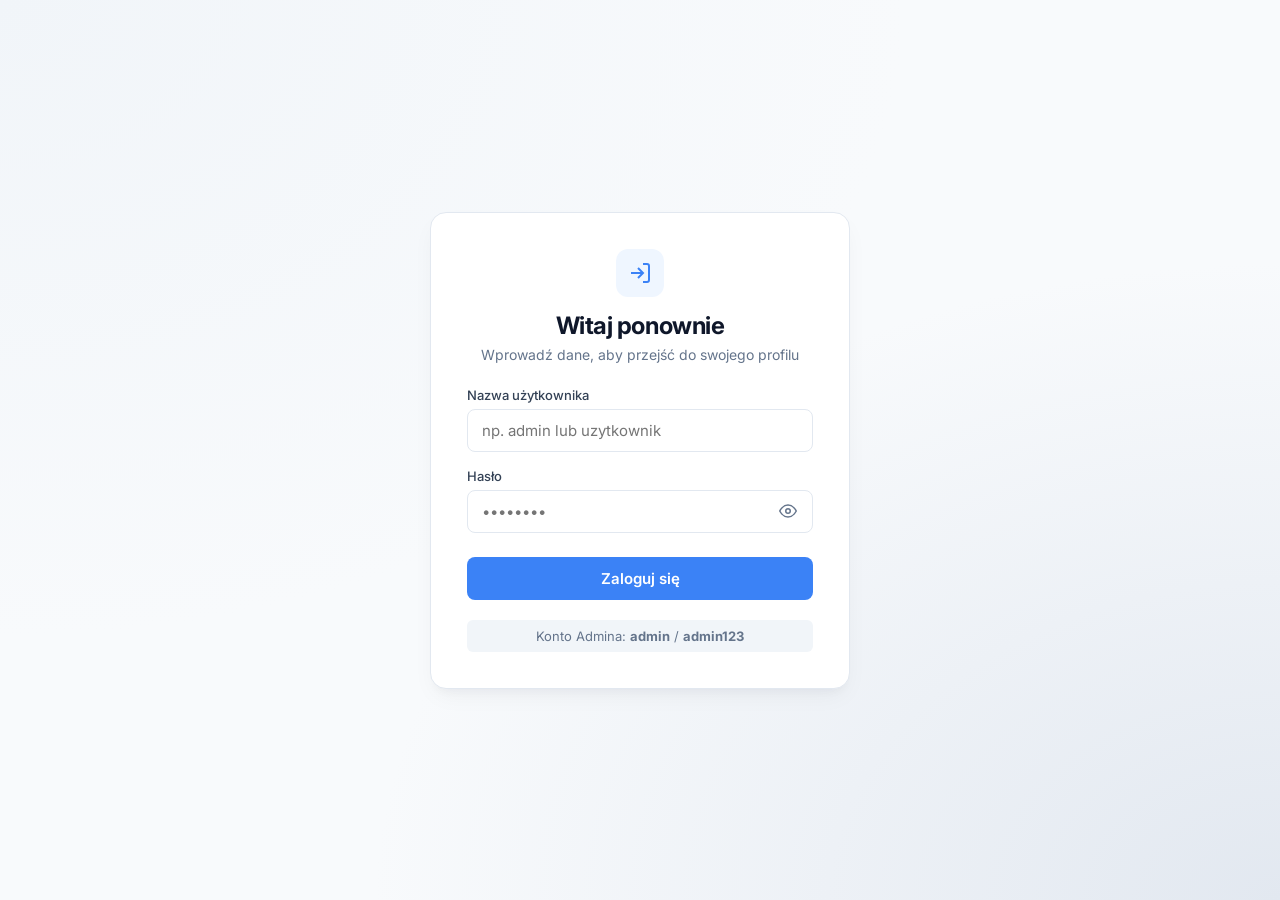
<file: index.html>
<!DOCTYPE html>
<html lang="pl">
<head>
    <meta charset="UTF-8">
    <meta name="viewport" content="width=device-width, initial-scale=1.0">
    <title>Logowanie do Systemu</title>
    <link rel="preconnect" href="https://fonts.googleapis.com">
    <link rel="preconnect" href="https://fonts.gstatic.com" crossorigin>
    <link href="https://fonts.googleapis.com/css2?family=Inter:wght@400;500;600;700&display=swap" rel="stylesheet">
    <link rel="stylesheet" href="style.css">
</head>
<body class="auth-body">
    <div class="login-wrapper">
        <div class="login-card">
            <div class="login-header">
                <div class="logo-icon">
                    <svg width="24" height="24" viewBox="0 0 24 24" fill="none" stroke="currentColor" stroke-width="2">
                        <path d="M15 3h4a2 2 0 0 1 2 2v14a2 2 0 0 1-2 2h-4M10 17l5-5-5-5M15 12H3"/>
                    </svg>
                </div>
                <h2>Witaj ponownie</h2>
                <p>Wprowadź dane, aby przejść do swojego profilu</p>
            </div>

            <div id="alertMessage" class="alert hidden"></div>

            <form id="loginForm" novalidate>
                <div class="input-group">
                    <label for="username">Nazwa użytkownika</label>
                    <div class="input-wrapper">
                        <input type="text" id="username" placeholder="np. admin lub uzytkownik" autocomplete="username" required>
                    </div>
                </div>

                <div class="input-group">
                    <label for="password">Hasło</label>
                    <div class="input-wrapper">
                        <input type="password" id="password" placeholder="••••••••" autocomplete="current-password" required>
                        <button type="button" id="togglePassword" class="toggle-btn" aria-label="Pokaż hasło">
                            <svg id="eyeIcon" width="18" height="18" viewBox="0 0 24 24" fill="none" stroke="currentColor" stroke-width="2">
                                <path d="M1 12s4-8 11-8 11 8 11 8-4 8-11 8-11-8-11-8z"></path>
                                <circle cx="12" cy="12" r="3"></circle>
                            </svg>
                        </button>
                    </div>
                </div>

                <button type="submit" class="submit-btn" id="submitBtn">
                    Zaloguj się
                </button>
            </form>

            <div class="login-footer">
                <div class="badge-hint">Konto Admina: <strong>admin</strong> / <strong>admin123</strong></div>
            </div>
        </div>
    </div>

    <script src="script.js"></script>
</body>
</html>
</file>
<file: style.css>
:root {
    --bg-page: #f8fafc;
    --card-bg: #ffffff;
    --text-primary: #0f172a;
    --text-secondary: #64748b;
    --primary-color: #3b82f6;
    --primary-hover: #2563eb;
    --border-color: #e2e8f0;
    --border-focus: #3b82f6;
    --error-bg: #fef2f2;
    --error-text: #b91c1c;
    --error-border: #fecaca;
    --success-bg: #f0fdf4;
    --success-text: #15803d;
    --success-border: #bbf7d0;
    --shadow-sm: 0 1px 3px rgba(15, 23, 42, 0.05);
    --shadow-md: 0 10px 25px -5px rgba(15, 23, 42, 0.05), 0 8px 10px -6px rgba(15, 23, 42, 0.04);
}

* {
    margin: 0;
    padding: 0;
    box-sizing: border-box;
    font-family: 'Inter', system-ui, -apple-system, sans-serif;
}

body {
    background-color: var(--bg-page);
    color: var(--text-primary);
    min-height: 100vh;
}

.auth-body {
    display: flex;
    justify-content: center;
    align-items: center;
    padding: 20px;
    background: radial-gradient(at 0% 0%, #f1f5f9 0px, transparent 50%),
                radial-gradient(at 100% 100%, #e2e8f0 0px, transparent 50%),
                var(--bg-page);
}

.login-wrapper {
    width: 100%;
    max-width: 420px;
}

.login-card {
    background: var(--card-bg);
    border: 1px solid var(--border-color);
    border-radius: 16px;
    padding: 36px;
    box-shadow: var(--shadow-md);
    transition: transform 0.2s ease;
}

.login-header {
    text-align: center;
    margin-bottom: 24px;
}

.logo-icon {
    width: 48px;
    height: 48px;
    background: #eff6ff;
    color: var(--primary-color);
    border-radius: 12px;
    display: inline-flex;
    align-items: center;
    justify-content: center;
    margin-bottom: 14px;
}

.logo-icon.small {
    width: 36px;
    height: 36px;
    border-radius: 8px;
    margin-bottom: 0;
}

.login-header h2 {
    font-size: 1.5rem;
    font-weight: 700;
    letter-spacing: -0.02em;
    margin-bottom: 6px;
}

.login-header p {
    font-size: 0.875rem;
    color: var(--text-secondary);
}

.alert {
    padding: 12px 14px;
    border-radius: 8px;
    font-size: 0.875rem;
    margin-bottom: 18px;
    text-align: center;
}

.alert.hidden {
    display: none;
}

.alert.error {
    background: var(--error-bg);
    color: var(--error-text);
    border: 1px solid var(--error-border);
}

.alert.success {
    background: var(--success-bg);
    color: var(--success-text);
    border: 1px solid var(--success-border);
}

.input-group {
    margin-bottom: 16px;
}

.input-group label {
    display: block;
    font-size: 0.8125rem;
    font-weight: 500;
    margin-bottom: 6px;
    color: #334155;
}

.input-wrapper {
    position: relative;
    display: flex;
    align-items: center;
}

input[type="text"],
input[type="password"] {
    width: 100%;
    padding: 11px 14px;
    border: 1px solid var(--border-color);
    border-radius: 8px;
    font-size: 0.9375rem;
    color: var(--text-primary);
    background-color: #fff;
    outline: none;
    transition: border-color 0.2s, box-shadow 0.2s;
}

input:focus {
    border-color: var(--border-focus);
    box-shadow: 0 0 0 3px rgba(59, 130, 246, 0.15);
}

.toggle-btn {
    position: absolute;
    right: 12px;
    background: none;
    border: none;
    color: var(--text-secondary);
    cursor: pointer;
    display: flex;
    align-items: center;
    padding: 4px;
}

.submit-btn {
    width: 100%;
    padding: 12px;
    background-color: var(--primary-color);
    color: #fff;
    border: none;
    border-radius: 8px;
    font-size: 0.9375rem;
    font-weight: 600;
    cursor: pointer;
    transition: background-color 0.2s ease;
    margin-top: 8px;
}

.submit-btn:hover {
    background-color: var(--primary-hover);
}

.badge-hint {
    background: #f1f5f9;
    padding: 8px 12px;
    border-radius: 6px;
    font-size: 0.8125rem;
    color: var(--text-secondary);
    text-align: center;
    margin-top: 20px;
}

.navbar {
    background: #ffffff;
    border-bottom: 1px solid var(--border-color);
    position: sticky;
    top: 0;
    z-index: 100;
}

.nav-container {
    max-width: 1180px;
    margin: 0 auto;
    padding: 14px 24px;
    display: flex;
    align-items: center;
    justify-content: space-between;
}

.nav-brand {
    display: flex;
    align-items: center;
    gap: 12px;
    font-weight: 700;
    font-size: 1.125rem;
}

.role-badge {
    font-size: 0.6875rem;
    font-weight: 600;
    padding: 3px 8px;
    border-radius: 9999px;
    text-transform: uppercase;
    letter-spacing: 0.05em;
}

.role-badge.admin {
    background: #eff6ff;
    color: #2563eb;
    border: 1px solid #bfdbfe;
}

.role-badge.user {
    background: #f0fdf4;
    color: #16a34a;
    border: 1px solid #bbf7d0;
}

.nav-user {
    display: flex;
    align-items: center;
    gap: 16px;
}

.user-greeting {
    font-size: 0.875rem;
    color: var(--text-secondary);
}

.user-greeting strong {
    color: var(--text-primary);
}

.logout-btn {
    display: inline-flex;
    align-items: center;
    gap: 6px;
    background: #fff;
    border: 1px solid var(--border-color);
    padding: 8px 14px;
    border-radius: 8px;
    font-size: 0.875rem;
    font-weight: 500;
    color: #475569;
    cursor: pointer;
    transition: all 0.2s;
}

.logout-btn:hover {
    background: #f8fafc;
    color: #ef4444;
    border-color: #fca5a5;
}

.main-content {
    max-width: 1180px;
    margin: 0 auto;
    padding: 32px 24px 64px 24px;
}

.page-header {
    display: flex;
    justify-content: space-between;
    align-items: flex-end;
    margin-bottom: 28px;
    flex-wrap: wrap;
    gap: 16px;
}

.page-header h1 {
    font-size: 1.75rem;
    font-weight: 700;
    letter-spacing: -0.02em;
    margin-bottom: 6px;
}

.page-header p {
    color: var(--text-secondary);
    font-size: 0.9375rem;
}

.stats-card {
    background: #fff;
    border: 1px solid var(--border-color);
    padding: 12px 20px;
    border-radius: 12px;
    text-align: center;
    box-shadow: var(--shadow-sm);
}

.stat-number {
    font-size: 1.5rem;
    font-weight: 700;
    color: var(--primary-color);
}

.stat-label {
    font-size: 0.75rem;
    color: var(--text-secondary);
    font-weight: 500;
}

.admin-grid {
    display: grid;
    grid-template-columns: 360px 1fr;
    gap: 24px;
}

@media (max-width: 860px) {
    .admin-grid {
        grid-template-columns: 1fr;
    }
}

.card {
    background: var(--card-bg);
    border: 1px solid var(--border-color);
    border-radius: 14px;
    padding: 24px;
    box-shadow: var(--shadow-sm);
}

.card-title {
    display: flex;
    align-items: center;
    gap: 10px;
    margin-bottom: 20px;
    padding-bottom: 12px;
    border-bottom: 1px solid var(--border-color);
    color: #1e293b;
}

.card-title h3 {
    font-size: 1.0625rem;
    font-weight: 600;
}

.table-responsive {
    overflow-x: auto;
}

.user-table {
    width: 100%;
    border-collapse: collapse;
    font-size: 0.875rem;
}

.user-table th {
    text-align: left;
    padding: 10px 14px;
    background: #f8fafc;
    color: #64748b;
    font-weight: 600;
    border-bottom: 1px solid var(--border-color);
}

.user-table td {
    padding: 14px;
    border-bottom: 1px solid #f1f5f9;
}

.text-right {
    text-align: right;
}

.btn-delete {
    background: transparent;
    border: 1px solid #fee2e2;
    color: #dc2626;
    padding: 6px 10px;
    border-radius: 6px;
    font-size: 0.8125rem;
    cursor: pointer;
    font-weight: 500;
    transition: all 0.2s;
}

.btn-delete:hover {
    background: #fef2f2;
    border-color: #fca5a5;
}

.hero-banner {
    background: linear-gradient(135deg, #1e293b 0%, #0f172a 100%);
    border-radius: 20px;
    padding: 44px;
    color: #fff;
    display: flex;
    align-items: center;
    justify-content: space-between;
    gap: 32px;
    margin-bottom: 48px;
    box-shadow: var(--shadow-md);
    overflow: hidden;
    position: relative;
}

@media (max-width: 860px) {
    .hero-banner {
        flex-direction: column;
        padding: 28px;
    }
}

.hero-content {
    max-width: 580px;
}

.hero-tag {
    background: rgba(59, 130, 246, 0.2);
    color: #93c5fd;
    border: 1px solid rgba(59, 130, 246, 0.4);
    font-size: 0.75rem;
    font-weight: 600;
    padding: 4px 10px;
    border-radius: 20px;
    display: inline-block;
    margin-bottom: 16px;
}

.hero-content h2 {
    font-size: 2rem;
    font-weight: 800;
    letter-spacing: -0.02em;
    line-height: 1.25;
    margin-bottom: 12px;
}

.hero-content p {
    color: #94a3b8;
    font-size: 1rem;
    line-height: 1.6;
    margin-bottom: 24px;
}

.hero-actions {
    display: flex;
    align-items: center;
    gap: 16px;
    flex-wrap: wrap;
}

.hero-btn.primary {
    background: var(--primary-color);
    color: #fff;
    text-decoration: none;
    padding: 10px 20px;
    border-radius: 8px;
    font-weight: 600;
    font-size: 0.9375rem;
    transition: background 0.2s;
}

.hero-btn.primary:hover {
    background: var(--primary-hover);
}

.hero-stats {
    font-size: 0.875rem;
    color: #cbd5e1;
}

.hero-art {
    flex-shrink: 0;
    width: 320px;
    display: flex;
    justify-content: center;
}

.hero-svg {
    width: 100%;
    height: auto;
}

.section-title {
    margin-bottom: 24px;
}

.section-title h2 {
    font-size: 1.5rem;
    font-weight: 700;
    letter-spacing: -0.02em;
}

.section-title p {
    color: var(--text-secondary);
    font-size: 0.9375rem;
    margin-top: 4px;
}

.blog-grid {
    display: grid;
    grid-template-columns: repeat(auto-fit, minmax(320px, 1fr));
    gap: 24px;
}

.blog-card {
    background: #fff;
    border: 1px solid var(--border-color);
    border-radius: 14px;
    overflow: hidden;
    box-shadow: var(--shadow-sm);
    display: flex;
    flex-direction: column;
    transition: transform 0.2s, box-shadow 0.2s;
}

.blog-card:hover {
    transform: translateY(-4px);
    box-shadow: var(--shadow-md);
}

.blog-thumb {
    height: 140px;
    position: relative;
    padding: 16px;
    display: flex;
    align-items: flex-end;
}

.grad-1 { background: linear-gradient(135deg, #3b82f6, #06b6d4); }
.grad-2 { background: linear-gradient(135deg, #8b5cf6, #ec4899); }
.grad-3 { background: linear-gradient(135deg, #10b981, #0284c7); }

.blog-category {
    background: rgba(255, 255, 255, 0.9);
    color: #0f172a;
    font-size: 0.6875rem;
    font-weight: 700;
    padding: 4px 10px;
    border-radius: 6px;
    text-transform: uppercase;
}

.blog-body {
    padding: 20px;
    display: flex;
    flex-direction: column;
    flex-grow: 1;
}

.blog-meta {
    font-size: 0.75rem;
    color: var(--text-secondary);
    margin-bottom: 8px;
}

.blog-body h3 {
    font-size: 1.125rem;
    font-weight: 700;
    line-height: 1.4;
    margin-bottom: 10px;
}

.blog-body p {
    font-size: 0.875rem;
    color: var(--text-secondary);
    line-height: 1.5;
    margin-bottom: 18px;
    flex-grow: 1;
}

.blog-footer {
    display: flex;
    justify-content: space-between;
    align-items: center;
    font-size: 0.8125rem;
    padding-top: 14px;
    border-top: 1px solid #f1f5f9;
}

.blog-footer .author {
    font-weight: 600;
    color: #334155;
}

.blog-footer .read-more {
    color: var(--primary-color);
    font-weight: 600;
    cursor: pointer;
}

.shake {
    animation: shakeAnim 0.3s ease-in-out;
}

@keyframes shakeAnim {
    0%, 100% { transform: translateX(0); }
    25% { transform: translateX(-6px); }
    75% { transform: translateX(6px); }
}
</file>
